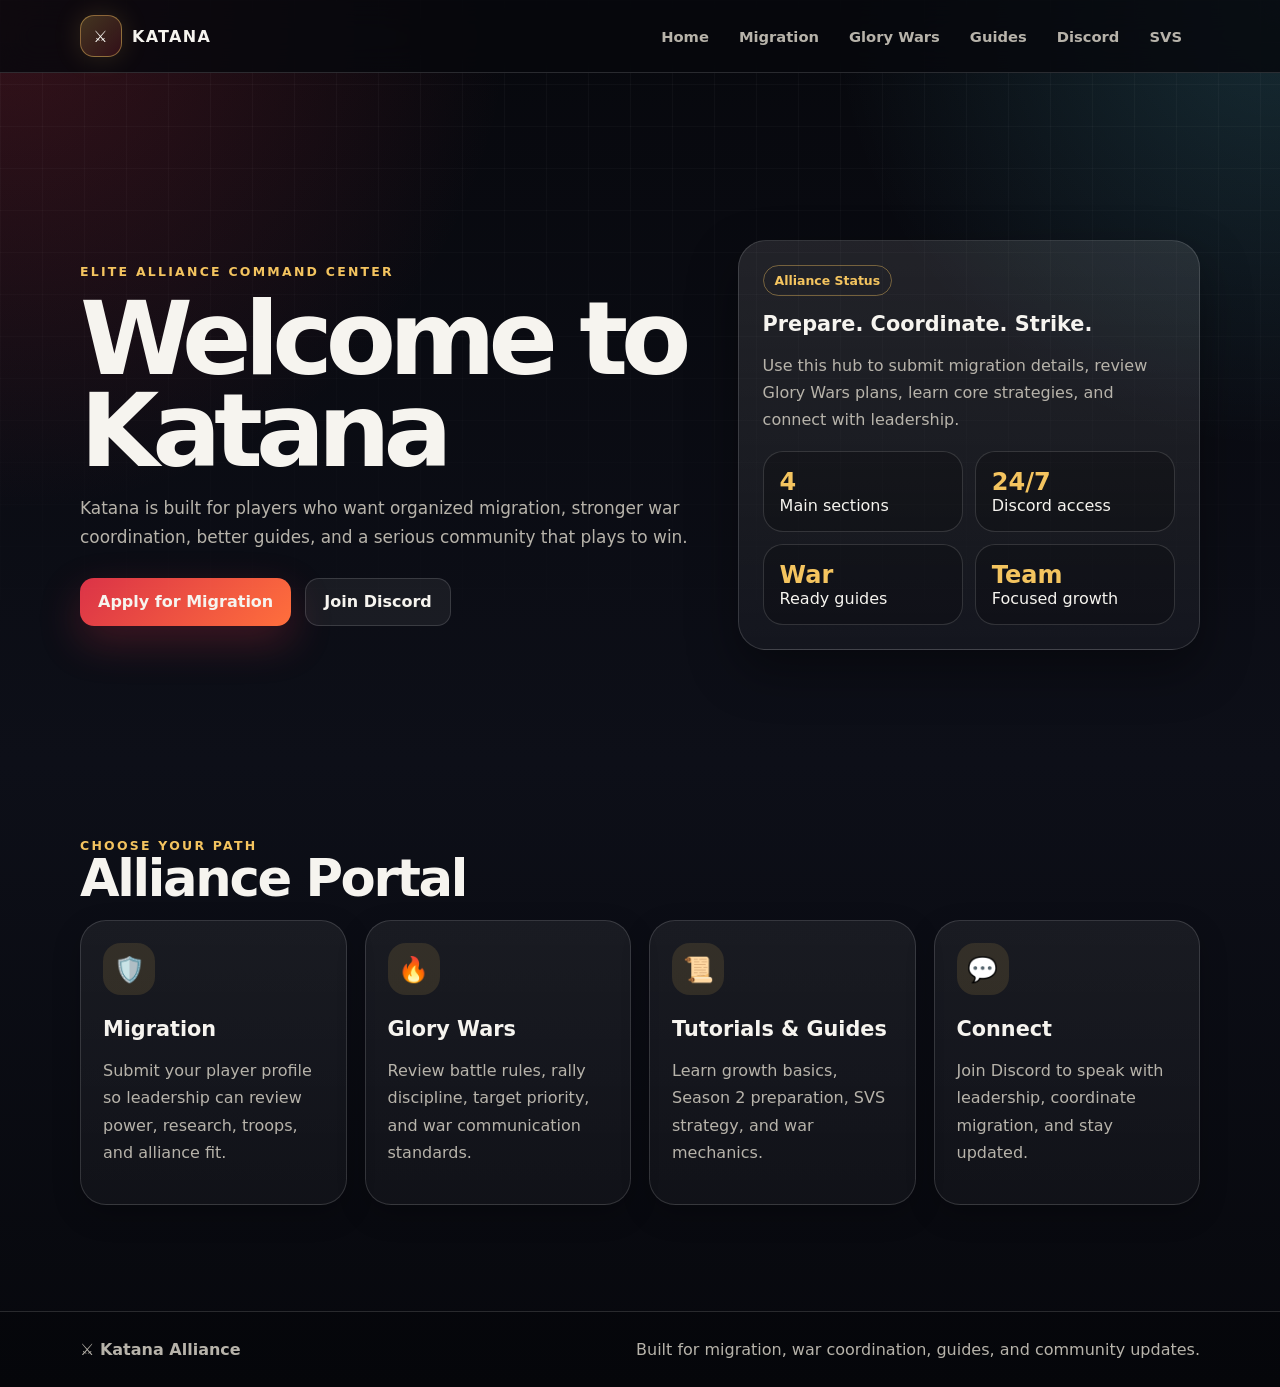
<file: index.html>
<!DOCTYPE html>
<html lang="en">
<head>
  <meta charset="UTF-8" />
  <meta name="viewport" content="width=device-width, initial-scale=1.0" />
  <title>Katana Alliance</title>
  <link rel="stylesheet" href="style.css" />
</head>
<body>
<header class="navbar">
  <div class="container nav-inner">
    <a class="brand" href="index.html"><span class="brand-mark">⚔️</span><span>Katana</span></a>
    <nav class="nav-links" aria-label="Main navigation">
      <a href="index.html">Home</a>
      <a href="migration.html">Migration</a>
      <a href="glory-wars.html">Glory Wars</a>
      <a href="tutorials.html">Guides</a>
      <a href="discord.html">Discord</a>
      <a href="svs.html">SVS</a>
      <div id="google_translate_element"></div>
    </nav>
  </div>
</header>
<main>
  <section class="hero">
    <div class="container hero-grid">
      <div class="hero-copy">
        <div class="eyebrow">Elite alliance command center</div>
        <h1>Welcome to Katana</h1>
        <p>Katana is built for players who want organized migration, stronger war coordination, better guides, and a serious community that plays to win.</p>
        <div class="hero-actions">
          <a class="btn primary" href="migration.html">Apply for Migration</a>
          <a class="btn" href="discord.html">Join Discord</a>
        </div>
      </div>
      <aside class="panel command-card">
        <span class="badge">Alliance Status</span>
        <h3 style="margin-top:16px;">Prepare. Coordinate. Strike.</h3>
        <p>Use this hub to submit migration details, review Glory Wars plans, learn core strategies, and connect with leadership.</p>
        <div class="stat-grid">
          <div class="stat"><strong>4</strong><span>Main sections</span></div>
          <div class="stat"><strong>24/7</strong><span>Discord access</span></div>
          <div class="stat"><strong>War</strong><span>Ready guides</span></div>
          <div class="stat"><strong>Team</strong><span>Focused growth</span></div>
        </div>
      </aside>
    </div>
  </section>

  <section class="section">
    <div class="container">
      <div class="eyebrow">Choose your path</div>
      <h2>Alliance Portal</h2>
      <div class="cards">
        <a class="card" href="migration.html">
          <div class="icon">🛡️</div>
          <h3>Migration</h3>
          <p>Submit your player profile so leadership can review power, research, troops, and alliance fit.</p>
        </a>
        <a class="card" href="glory-wars.html">
          <div class="icon">🔥</div>
          <h3>Glory Wars</h3>
          <p>Review battle rules, rally discipline, target priority, and war communication standards.</p>
        </a>
        <a class="card" href="tutorials.html">
          <div class="icon">📜</div>
          <h3>Tutorials & Guides</h3>
          <p>Learn growth basics, Season 2 preparation, SVS strategy, and war mechanics.</p>
        </a>
        <a class="card" href="discord.html">
          <div class="icon">💬</div>
          <h3>Connect</h3>
          <p>Join Discord to speak with leadership, coordinate migration, and stay updated.</p>
        </a>
      </div>
    </div>
  </section>
</main>
<footer>
  <div class="container footer-inner">
    <strong>⚔️ Katana Alliance</strong>
    <span>Built for migration, war coordination, guides, and community updates.</span>
  </div>
</footer>
  <script>
function googleTranslateElementInit() {
  new google.translate.TranslateElement({
    pageLanguage: 'en',
    layout: google.translate.TranslateElement.InlineLayout.SIMPLE
  }, 'google_translate_element');
}
</script>

<script src="//translate.google.com/translate_a/element.js?cb=googleTranslateElementInit"></script>
</body>
</html>
</file>
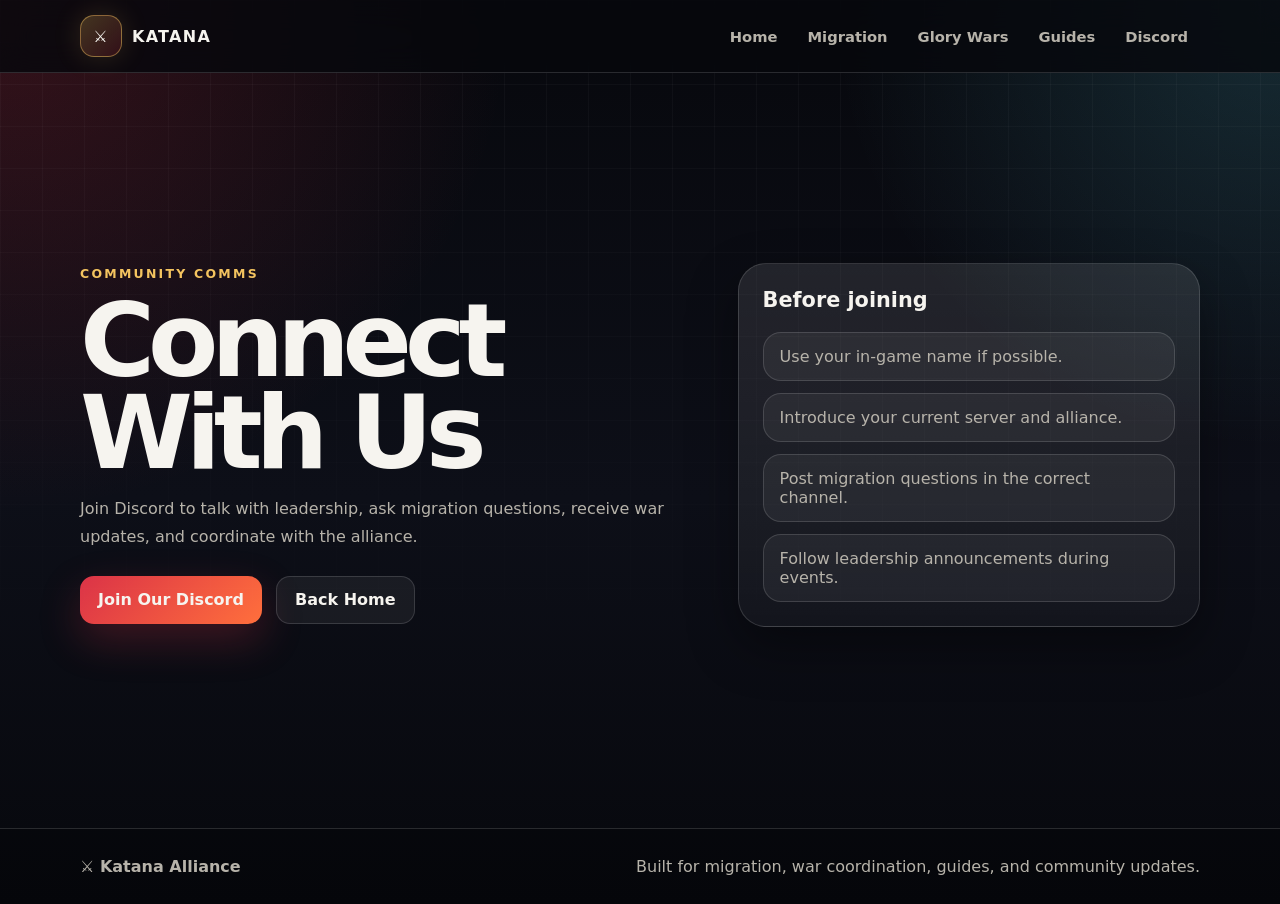
<file: discord.html>
<!DOCTYPE html>
<html lang="en">
<head>
  <meta charset="UTF-8" />
  <meta name="viewport" content="width=device-width, initial-scale=1.0" />
  <title>Connect With Katana</title>
  <link rel="stylesheet" href="style.css" />
</head>
<body>
<header class="navbar">
  <div class="container nav-inner">
    <a class="brand" href="index.html"><span class="brand-mark">⚔️</span><span>Katana</span></a>
    <nav class="nav-links" aria-label="Main navigation">
      <a href="index.html">Home</a>
      <a href="migration.html">Migration</a>
      <a href="glory-wars.html">Glory Wars</a>
      <a href="tutorials.html">Guides</a>
      <a href="discord.html">Discord</a>
    </nav>
  </div>
</header>
<main>
  <section class="hero">
    <div class="container hero-grid">
      <div>
        <div class="eyebrow">Community comms</div>
        <h1>Connect With Us</h1>
        <p>Join Discord to talk with leadership, ask migration questions, receive war updates, and coordinate with the alliance.</p>
        <div class="hero-actions">
          <a class="btn primary" href="https://discord.gg/7ap7KcwM" target="_blank" rel="noopener">Join Our Discord</a>
          <a class="btn" href="index.html">Back Home</a>
        </div>
      </div>
      <div class="panel command-card">
        <h3>Before joining</h3>
        <ul class="feature-list">
          <li>Use your in-game name if possible.</li>
          <li>Introduce your current server and alliance.</li>
          <li>Post migration questions in the correct channel.</li>
          <li>Follow leadership announcements during events.</li>
        </ul>
      </div>
    </div>
  </section>
</main>
<footer>
  <div class="container footer-inner">
    <strong>⚔️ Katana Alliance</strong>
    <span>Built for migration, war coordination, guides, and community updates.</span>
  </div>
</footer>
</body>
</html>
</file>
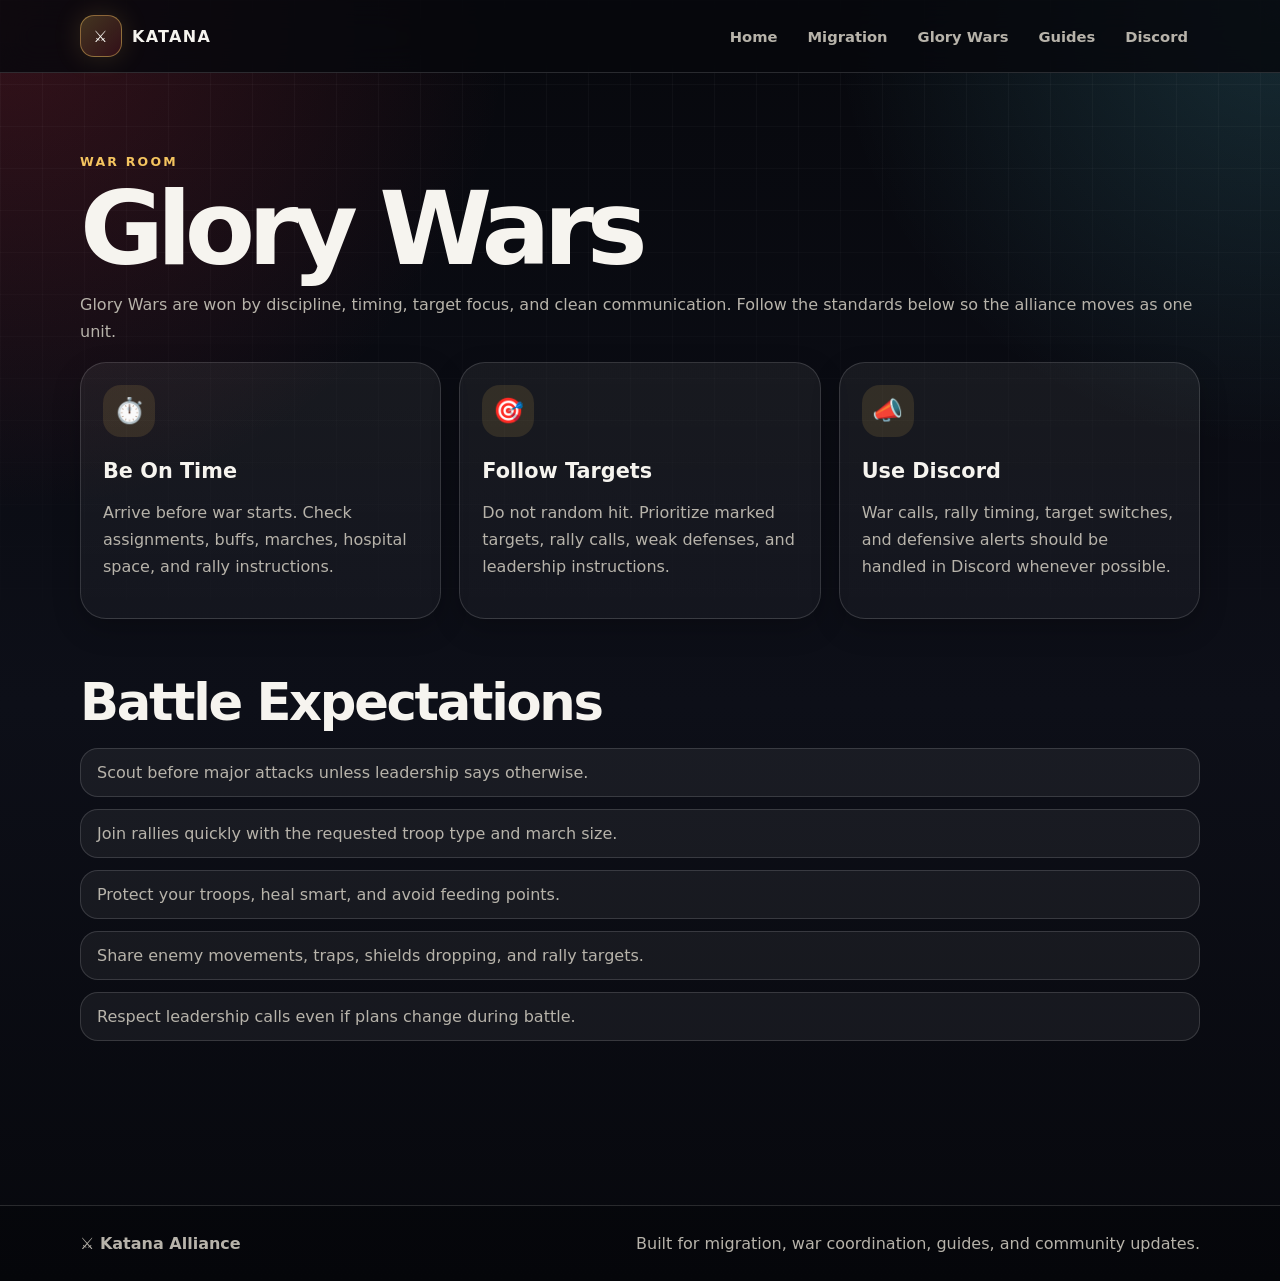
<file: glory-wars.html>
<!DOCTYPE html>
<html lang="en">
<head>
  <meta charset="UTF-8" />
  <meta name="viewport" content="width=device-width, initial-scale=1.0" />
  <title>Katana Glory Wars</title>
  <link rel="stylesheet" href="style.css" />
</head>
<body>
<header class="navbar">
  <div class="container nav-inner">
    <a class="brand" href="index.html"><span class="brand-mark">⚔️</span><span>Katana</span></a>
    <nav class="nav-links" aria-label="Main navigation">
      <a href="index.html">Home</a>
      <a href="migration.html">Migration</a>
      <a href="glory-wars.html">Glory Wars</a>
      <a href="tutorials.html">Guides</a>
      <a href="discord.html">Discord</a>
    </nav>
  </div>
</header>
<main>
  <section class="section">
    <div class="container">
      <div class="eyebrow">War room</div>
      <h1>Glory Wars</h1>
      <p>Glory Wars are won by discipline, timing, target focus, and clean communication. Follow the standards below so the alliance moves as one unit.</p>
      <div class="cards" style="grid-template-columns: repeat(3, 1fr);">
        <div class="card"><div class="icon">⏱️</div><h3>Be On Time</h3><p>Arrive before war starts. Check assignments, buffs, marches, hospital space, and rally instructions.</p></div>
        <div class="card"><div class="icon">🎯</div><h3>Follow Targets</h3><p>Do not random hit. Prioritize marked targets, rally calls, weak defenses, and leadership instructions.</p></div>
        <div class="card"><div class="icon">📣</div><h3>Use Discord</h3><p>War calls, rally timing, target switches, and defensive alerts should be handled in Discord whenever possible.</p></div>
      </div>

      <section class="section">
        <h2>Battle Expectations</h2>
        <ul class="feature-list">
          <li>Scout before major attacks unless leadership says otherwise.</li>
          <li>Join rallies quickly with the requested troop type and march size.</li>
          <li>Protect your troops, heal smart, and avoid feeding points.</li>
          <li>Share enemy movements, traps, shields dropping, and rally targets.</li>
          <li>Respect leadership calls even if plans change during battle.</li>
        </ul>
      </section>
    </div>
  </section>
</main>
<footer>
  <div class="container footer-inner">
    <strong>⚔️ Katana Alliance</strong>
    <span>Built for migration, war coordination, guides, and community updates.</span>
  </div>
</footer>
</body>
</html>
</file>
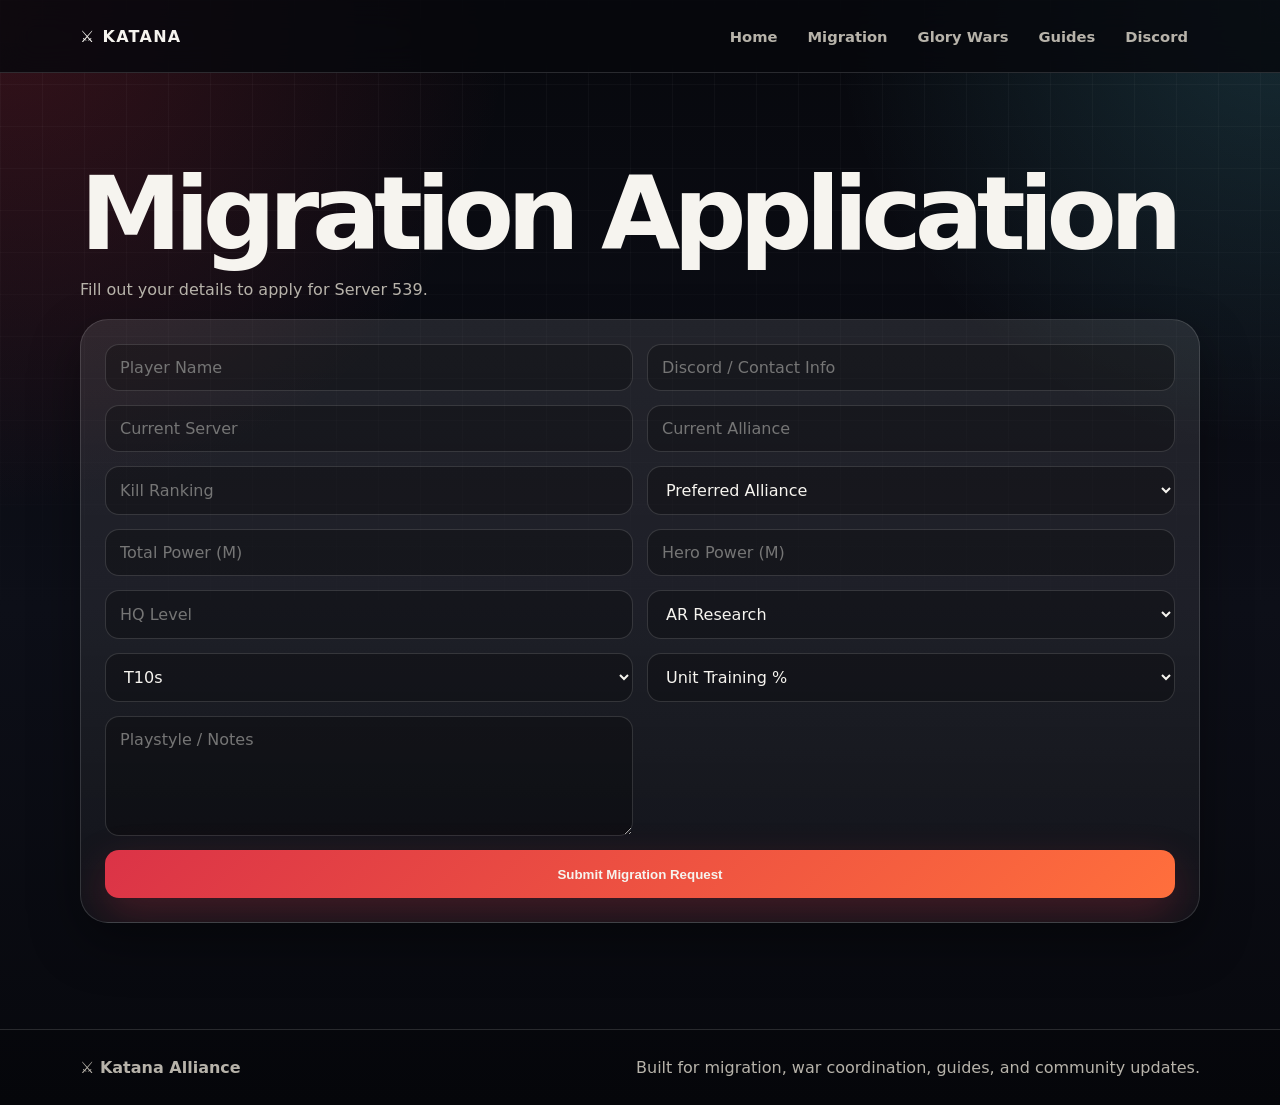
<file: migration.html>
<!DOCTYPE html>
<html lang="en">
<head>
  <meta charset="UTF-8">
  <meta name="viewport" content="width=device-width, initial-scale=1.0">
  <title>Migration</title>
  <link rel="stylesheet" href="style.css">
</head>

<body>

<header class="navbar">
  <div class="container nav-inner">
    <a class="brand" href="index.html">⚔️ Katana</a>
    <nav class="nav-links">
      <a href="index.html">Home</a>
      <a href="migration.html">Migration</a>
      <a href="glory-wars.html">Glory Wars</a>
      <a href="tutorials.html">Guides</a>
      <a href="discord.html">Discord</a>
    </nav>
  </div>
</header>

<main>
  <section class="section">
    <div class="container">

      <h1>Migration Application</h1>
      <p>Fill out your details to apply for Server 539.</p>

      <form 
        class="panel command-card form-grid"
        action="https://script.google.com/macros/s/AKfycbz3-Y7Q-RGInQrQPNPwfcWSkCuuOr96HuiONYaSZw53bvWOZ1jWxzzv_yvbp9r0iLpzLg/exec"
        method="POST"
        target="hidden_iframe"
        onsubmit="return lockForm(this);"
      >

        <input type="text" name="player_name" placeholder="Player Name" required>
        <input type="text" name="discord_contact" placeholder="Discord / Contact Info" required>
        <input type="text" name="current_server" placeholder="Current Server" required>
        <input type="text" name="current_alliance" placeholder="Current Alliance">

        <input type="text" name="kill_ranking" placeholder="Kill Ranking">
        
        <select name="preferred_alliance" required>
          <option value="">Preferred Alliance</option>
          <option>Katana</option>
          <option>AOE</option>
          <option>ERES</option>
          <option>Shield</option>
          <option>NWG1</option>
          <option>Lova</option>          
        </select>

        <input type="number" name="total_power" placeholder="Total Power (M)">
        <input type="number" name="hero_power" placeholder="Hero Power (M)">
        <input type="number" name="hq_level" placeholder="HQ Level">

        <select name="ar_research">
          <option value="">AR Research</option>
          <option>Yes</option>
          <option>No</option>
        </select>

        <select name="t10s">
          <option value="">T10s</option>
          <option>Yes</option>
          <option>No</option>
        </select>

        <select name="unit_training">
          <option value="">Unit Training %</option>
          <option>1-10%</option>
          <option>11-20%</option>
          <option>21-30%</option>
          <option>31-40%</option>
          <option>41-50%</option>
          <option>51-60%</option>
          <option>61-70%</option>
          <option>71-80%</option>
          <option>81-85%</option>
          <option>86-90%</option>
          <option>91-95%</option>
          <option>95-99%</option>
        </select>

        <textarea name="notes" placeholder="Playstyle / Notes"></textarea>

        <button type="submit" class="btn primary full">
          Submit Migration Request
        </button>
        <input type="hidden" name="form_type" value="migration">

      </form>

    </div>
  </section>
</main>

<footer>
  <div class="container footer-inner">
    <strong>⚔️ Katana Alliance</strong>
    <span>Built for migration, war coordination, guides, and community updates.</span>
  </div>
</footer>

<!-- Hidden iframe (prevents Google redirect page) -->
<iframe name="hidden_iframe" style="display:none;"></iframe>

<script>
let formAlreadySubmitted = false;

function lockForm(form) {
  if (formAlreadySubmitted) {
    return false;
  }

  formAlreadySubmitted = true;

  const button = form.querySelector('button[type="submit"]');

  if (button) {
    button.disabled = true;
    button.innerText = "Submitting...";
    button.style.opacity = "0.6";
    button.style.cursor = "not-allowed";
  }

  form.style.pointerEvents = "none";

  setTimeout(function () {
    window.location.href = "thankyou.html";
  }, 2000);

  return true;
}
</script>

</body>
</html>
</file>
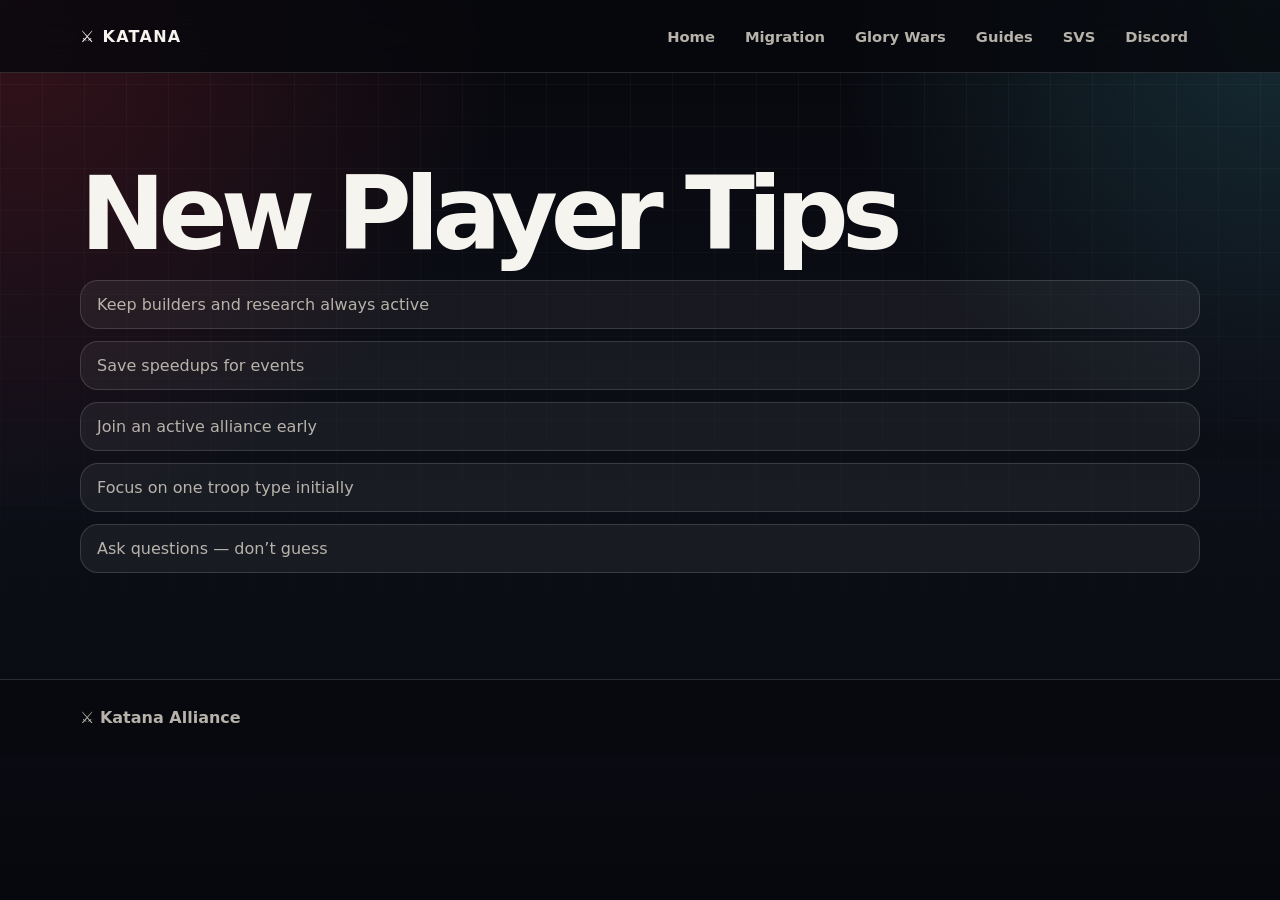
<file: new-player.html>
<!DOCTYPE html>
<html lang="en">
<head>
  <meta charset="UTF-8">
  <meta name="viewport" content="width=device-width, initial-scale=1.0">
  <title>New Player Tips</title>
  <link rel="stylesheet" href="style.css">
</head>

<body>

<header class="navbar">
  <div class="container nav-inner">
    <a class="brand" href="index.html">⚔️ Katana</a>
    <nav class="nav-links">
      <a href="index.html">Home</a>
      <a href="migration.html">Migration</a>
      <a href="glory-wars.html">Glory Wars</a>
      <a href="tutorials.html">Guides</a>
      <a href="svs.html">SVS</a>
      <a href="discord.html">Discord</a>
    </nav>
  </div>
</header>

<main>
  <section class="section">
    <div class="container">
      <h1>New Player Tips</h1>

      <ul class="feature-list">
        <li>Keep builders and research always active</li>
        <li>Save speedups for events</li>
        <li>Join an active alliance early</li>
        <li>Focus on one troop type initially</li>
        <li>Ask questions — don’t guess</li>
      </ul>

    </div>
  </section>
</main>

<footer>
  <div class="container footer-inner">
    <strong>⚔️ Katana Alliance</strong>
  </div>
</footer>

</body>
</html>
</file>
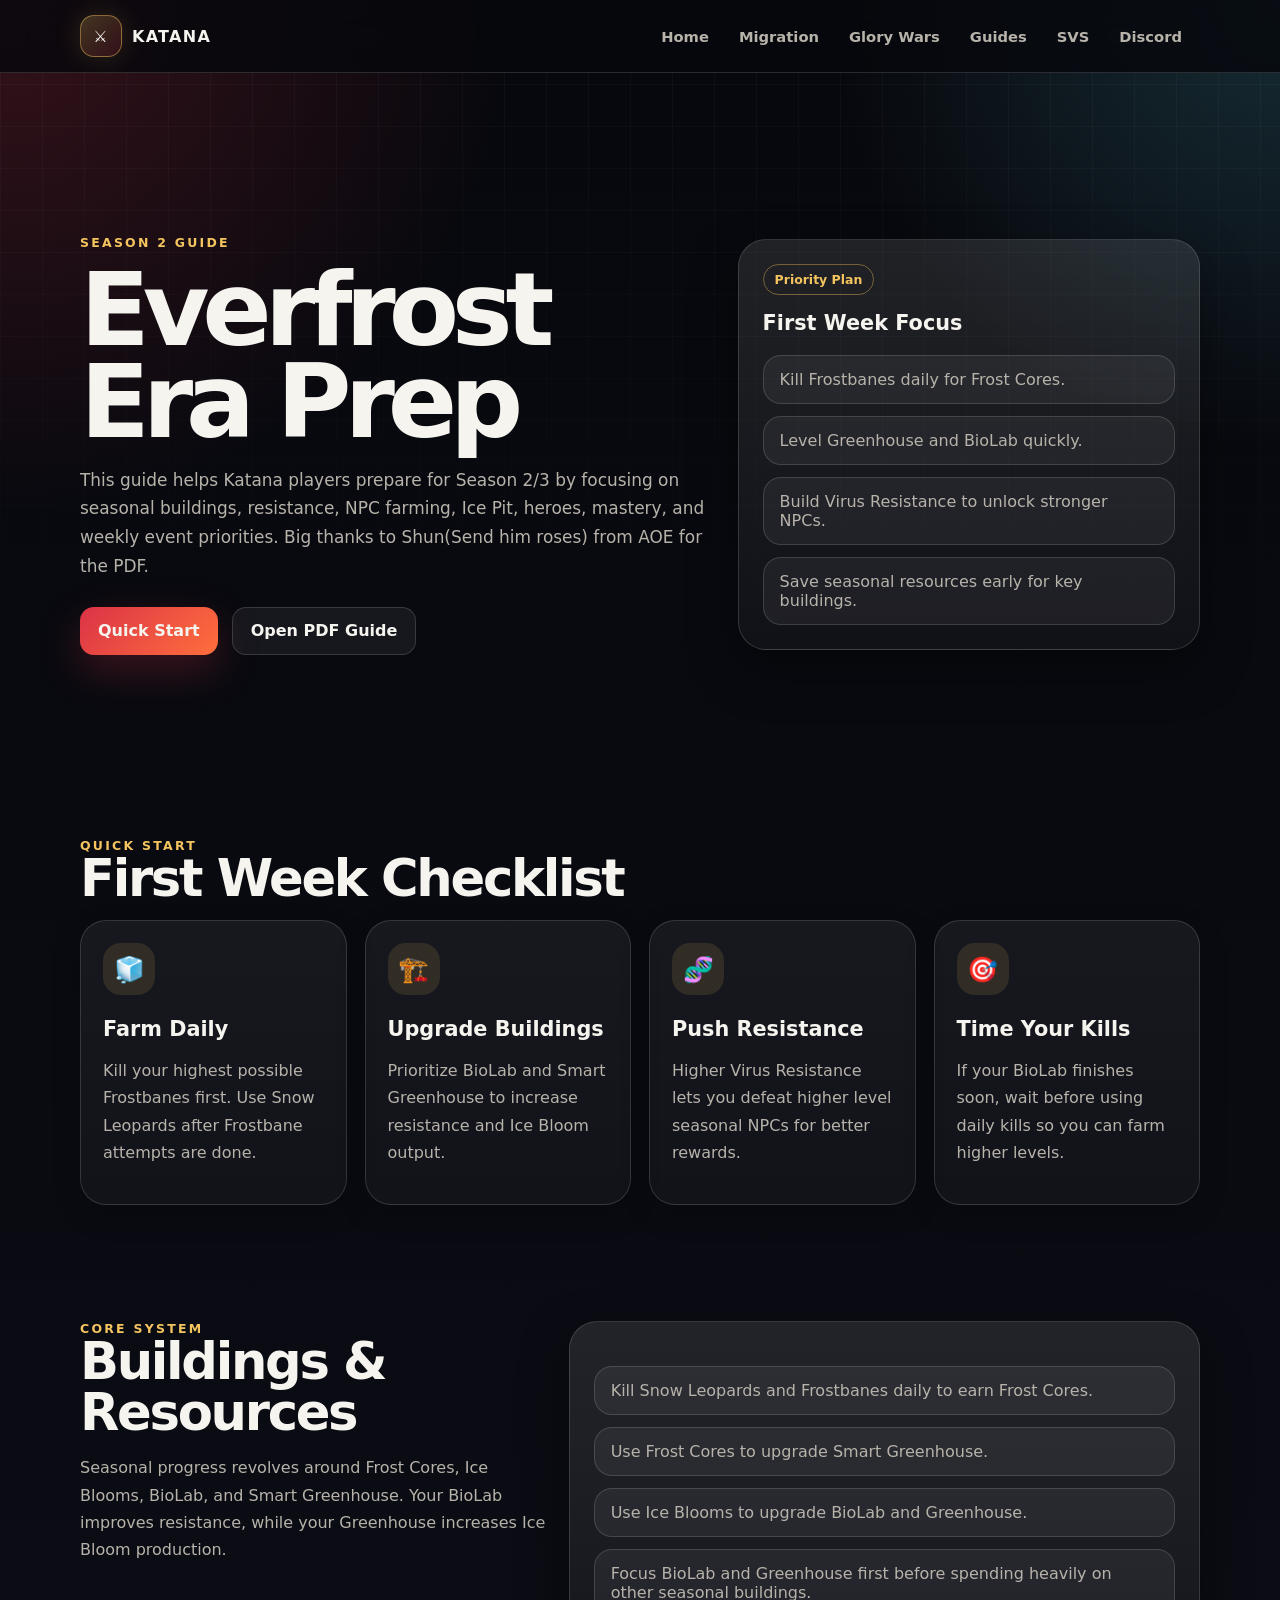
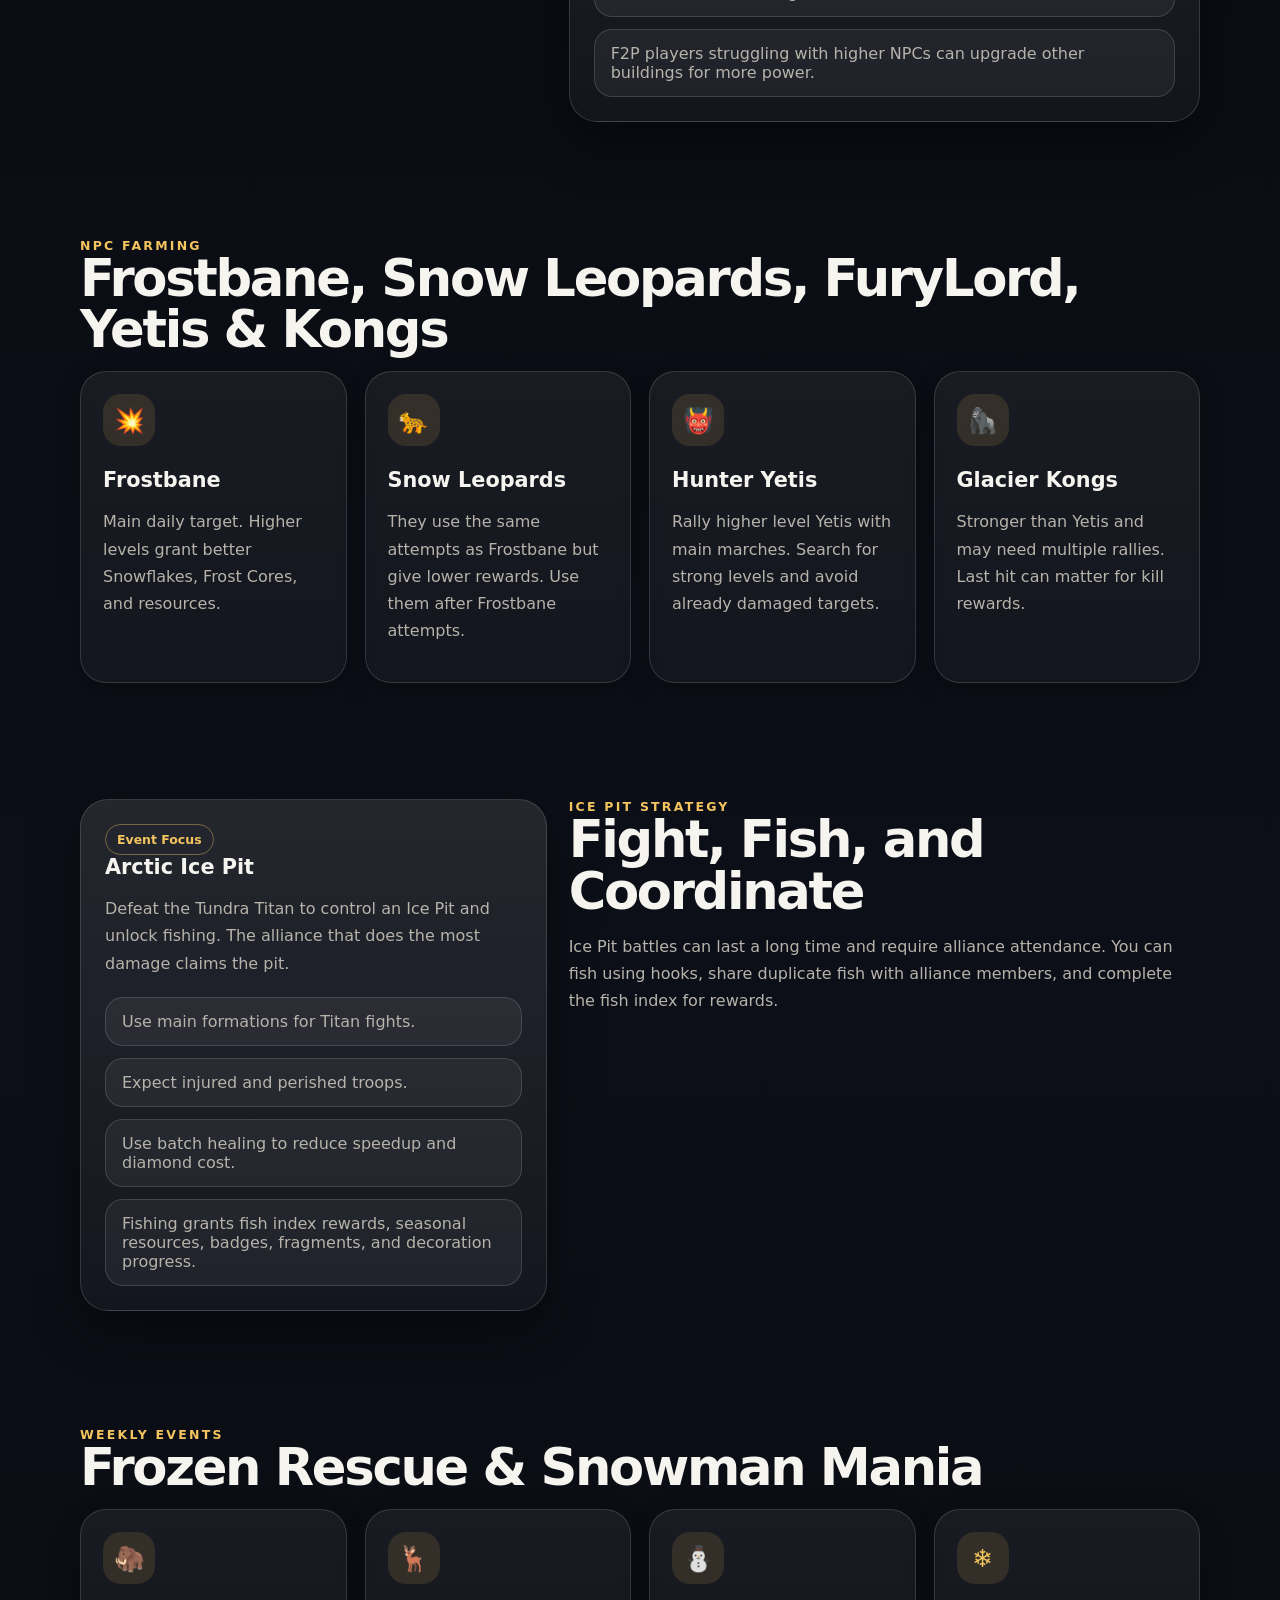
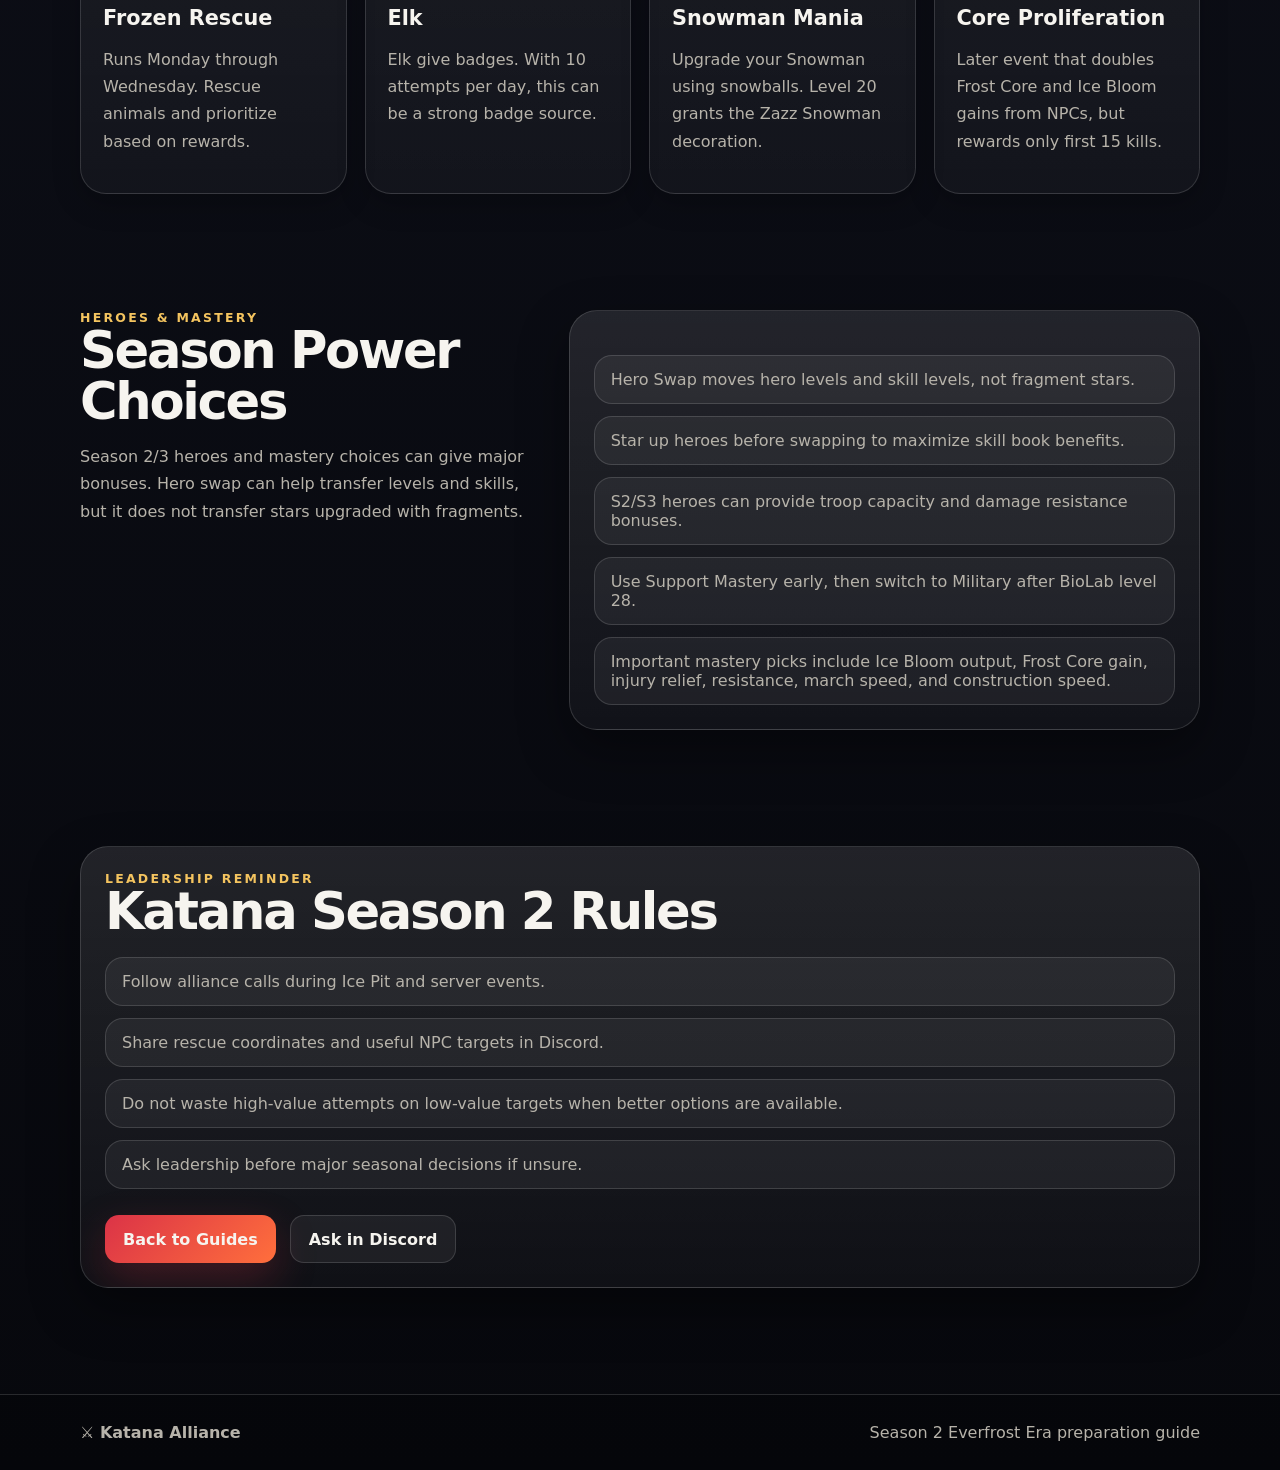
<file: season2.html>
<!DOCTYPE html>
<html lang="en">
<head>
  <meta charset="UTF-8" />
  <meta name="viewport" content="width=device-width, initial-scale=1.0" />
  <title>Season 2 Everfrost Era Guide | Katana</title>
  <link rel="stylesheet" href="style.css" />
</head>

<body>

<header class="navbar">
  <div class="container nav-inner">
    <a class="brand" href="index.html"><span class="brand-mark">⚔️</span><span>Katana</span></a>
    <nav class="nav-links">
      <a href="index.html">Home</a>
      <a href="migration.html">Migration</a>
      <a href="glory-wars.html">Glory Wars</a>
      <a href="tutorials.html">Guides</a>
      <a href="svs.html">SVS</a>
      <a href="discord.html">Discord</a>
      <div id="google_translate_element"></div>
    </nav>
  </div>
</header>

<main>
  <section class="hero">
    <div class="container hero-grid">
      <div class="hero-copy">
        <div class="eyebrow">Season 2 Guide</div>
        <h1>Everfrost Era Prep</h1>
        <p>This guide helps Katana players prepare for Season 2/3 by focusing on seasonal buildings, resistance, NPC farming, Ice Pit, heroes, mastery, and weekly event priorities. Big thanks to Shun(Send him roses) from AOE for the PDF.</p>
        <div class="hero-actions">
          <a class="btn primary" href="#quick-start">Quick Start</a>
          <a class="btn" href="season2-guide.pdf" target="_blank" rel="noopener">Open PDF Guide</a>
        </div>
      </div>

      <aside class="panel command-card">
        <span class="badge">Priority Plan</span>
        <h3 style="margin-top:16px;">First Week Focus</h3>
        <ul class="feature-list">
          <li>Kill Frostbanes daily for Frost Cores.</li>
          <li>Level Greenhouse and BioLab quickly.</li>
          <li>Build Virus Resistance to unlock stronger NPCs.</li>
          <li>Save seasonal resources early for key buildings.</li>
        </ul>
      </aside>
    </div>
  </section>

  <section id="quick-start" class="section">
    <div class="container">
      <div class="eyebrow">Quick start</div>
      <h2>First Week Checklist</h2>
      <div class="cards">
        <div class="card">
          <div class="icon">🧊</div>
          <h3>Farm Daily</h3>
          <p>Kill your highest possible Frostbanes first. Use Snow Leopards after Frostbane attempts are done.</p>
        </div>
        <div class="card">
          <div class="icon">🏗️</div>
          <h3>Upgrade Buildings</h3>
          <p>Prioritize BioLab and Smart Greenhouse to increase resistance and Ice Bloom output.</p>
        </div>
        <div class="card">
          <div class="icon">🧬</div>
          <h3>Push Resistance</h3>
          <p>Higher Virus Resistance lets you defeat higher level seasonal NPCs for better rewards.</p>
        </div>
        <div class="card">
          <div class="icon">🎯</div>
          <h3>Time Your Kills</h3>
          <p>If your BioLab finishes soon, wait before using daily kills so you can farm higher levels.</p>
        </div>
      </div>
    </div>
  </section>

  <section class="section">
    <div class="container two-column">
      <div>
        <div class="eyebrow">Core system</div>
        <h2>Buildings & Resources</h2>
        <p>Seasonal progress revolves around Frost Cores, Ice Blooms, BioLab, and Smart Greenhouse. Your BioLab improves resistance, while your Greenhouse increases Ice Bloom production.</p>
      </div>
      <div class="panel command-card">
        <ul class="feature-list">
          <li>Kill Snow Leopards and Frostbanes daily to earn Frost Cores.</li>
          <li>Use Frost Cores to upgrade Smart Greenhouse.</li>
          <li>Use Ice Blooms to upgrade BioLab and Greenhouse.</li>
          <li>Focus BioLab and Greenhouse first before spending heavily on other seasonal buildings.</li>
          <li>F2P players struggling with higher NPCs can upgrade other buildings for more power.</li>
        </ul>
      </div>
    </div>
  </section>

  <section class="section">
    <div class="container">
      <div class="eyebrow">NPC farming</div>
      <h2>Frostbane, Snow Leopards, FuryLord, Yetis & Kongs</h2>
      <div class="cards">
        <div class="card">
          <div class="icon">💥</div>
          <h3>Frostbane</h3>
          <p>Main daily target. Higher levels grant better Snowflakes, Frost Cores, and resources.</p>
        </div>
        <div class="card">
          <div class="icon">🐆</div>
          <h3>Snow Leopards</h3>
          <p>They use the same attempts as Frostbane but give lower rewards. Use them after Frostbane attempts.</p>
        </div>
        <div class="card">
          <div class="icon">👹</div>
          <h3>Hunter Yetis</h3>
          <p>Rally higher level Yetis with main marches. Search for strong levels and avoid already damaged targets.</p>
        </div>
        <div class="card">
          <div class="icon">🦍</div>
          <h3>Glacier Kongs</h3>
          <p>Stronger than Yetis and may need multiple rallies. Last hit can matter for kill rewards.</p>
        </div>
      </div>
    </div>
  </section>

  <section class="section">
    <div class="container two-column">
      <div class="panel command-card">
        <span class="badge">Event Focus</span>
        <h3>Arctic Ice Pit</h3>
        <p>Defeat the Tundra Titan to control an Ice Pit and unlock fishing. The alliance that does the most damage claims the pit.</p>
        <ul class="feature-list">
          <li>Use main formations for Titan fights.</li>
          <li>Expect injured and perished troops.</li>
          <li>Use batch healing to reduce speedup and diamond cost.</li>
          <li>Fishing grants fish index rewards, seasonal resources, badges, fragments, and decoration progress.</li>
        </ul>
      </div>
      <div>
        <div class="eyebrow">Ice Pit Strategy</div>
        <h2>Fight, Fish, and Coordinate</h2>
        <p>Ice Pit battles can last a long time and require alliance attendance. You can fish using hooks, share duplicate fish with alliance members, and complete the fish index for rewards.</p>
      </div>
    </div>
  </section>

  <section class="section">
    <div class="container">
      <div class="eyebrow">Weekly events</div>
      <h2>Frozen Rescue & Snowman Mania</h2>
      <div class="cards">
        <div class="card">
          <div class="icon">🦣</div>
          <h3>Frozen Rescue</h3>
          <p>Runs Monday through Wednesday. Rescue animals and prioritize based on rewards.</p>
        </div>
        <div class="card">
          <div class="icon">🦌</div>
          <h3>Elk</h3>
          <p>Elk give badges. With 10 attempts per day, this can be a strong badge source.</p>
        </div>
        <div class="card">
          <div class="icon">⛄</div>
          <h3>Snowman Mania</h3>
          <p>Upgrade your Snowman using snowballs. Level 20 grants the Zazz Snowman decoration.</p>
        </div>
        <div class="card">
          <div class="icon">❄️</div>
          <h3>Core Proliferation</h3>
          <p>Later event that doubles Frost Core and Ice Bloom gains from NPCs, but rewards only first 15 kills.</p>
        </div>
      </div>
    </div>
  </section>

  <section class="section">
    <div class="container two-column">
      <div>
        <div class="eyebrow">Heroes & Mastery</div>
        <h2>Season Power Choices</h2>
        <p>Season 2/3 heroes and mastery choices can give major bonuses. Hero swap can help transfer levels and skills, but it does not transfer stars upgraded with fragments.</p>
      </div>
      <div class="panel command-card">
        <ul class="feature-list">
          <li>Hero Swap moves hero levels and skill levels, not fragment stars.</li>
          <li>Star up heroes before swapping to maximize skill book benefits.</li>
          <li>S2/S3 heroes can provide troop capacity and damage resistance bonuses.</li>
          <li>Use Support Mastery early, then switch to Military after BioLab level 28.</li>
          <li>Important mastery picks include Ice Bloom output, Frost Core gain, injury relief, resistance, march speed, and construction speed.</li>
        </ul>
      </div>
    </div>
  </section>

  <section class="section">
    <div class="container">
      <div class="panel command-card">
        <div class="eyebrow">Leadership reminder</div>
        <h2>Katana Season 2 Rules</h2>
        <ul class="feature-list">
          <li>Follow alliance calls during Ice Pit and server events.</li>
          <li>Share rescue coordinates and useful NPC targets in Discord.</li>
          <li>Do not waste high-value attempts on low-value targets when better options are available.</li>
          <li>Ask leadership before major seasonal decisions if unsure.</li>
        </ul>
        <div class="hero-actions">
          <a class="btn primary" href="tutorials.html">Back to Guides</a>
          <a class="btn" href="discord.html">Ask in Discord</a>
        </div>
      </div>
    </div>
  </section>
</main>

<footer>
  <div class="container footer-inner">
    <strong>⚔️ Katana Alliance</strong>
    <span>Season 2 Everfrost Era preparation guide</span>
  </div>
</footer>
<script>
function googleTranslateElementInit() {
  new google.translate.TranslateElement({
    pageLanguage: 'en',
    layout: google.translate.TranslateElement.InlineLayout.SIMPLE
  }, 'google_translate_element');
}
</script>

<script src="//translate.google.com/translate_a/element.js?cb=googleTranslateElementInit"></script>
</body>
</html>
</file>
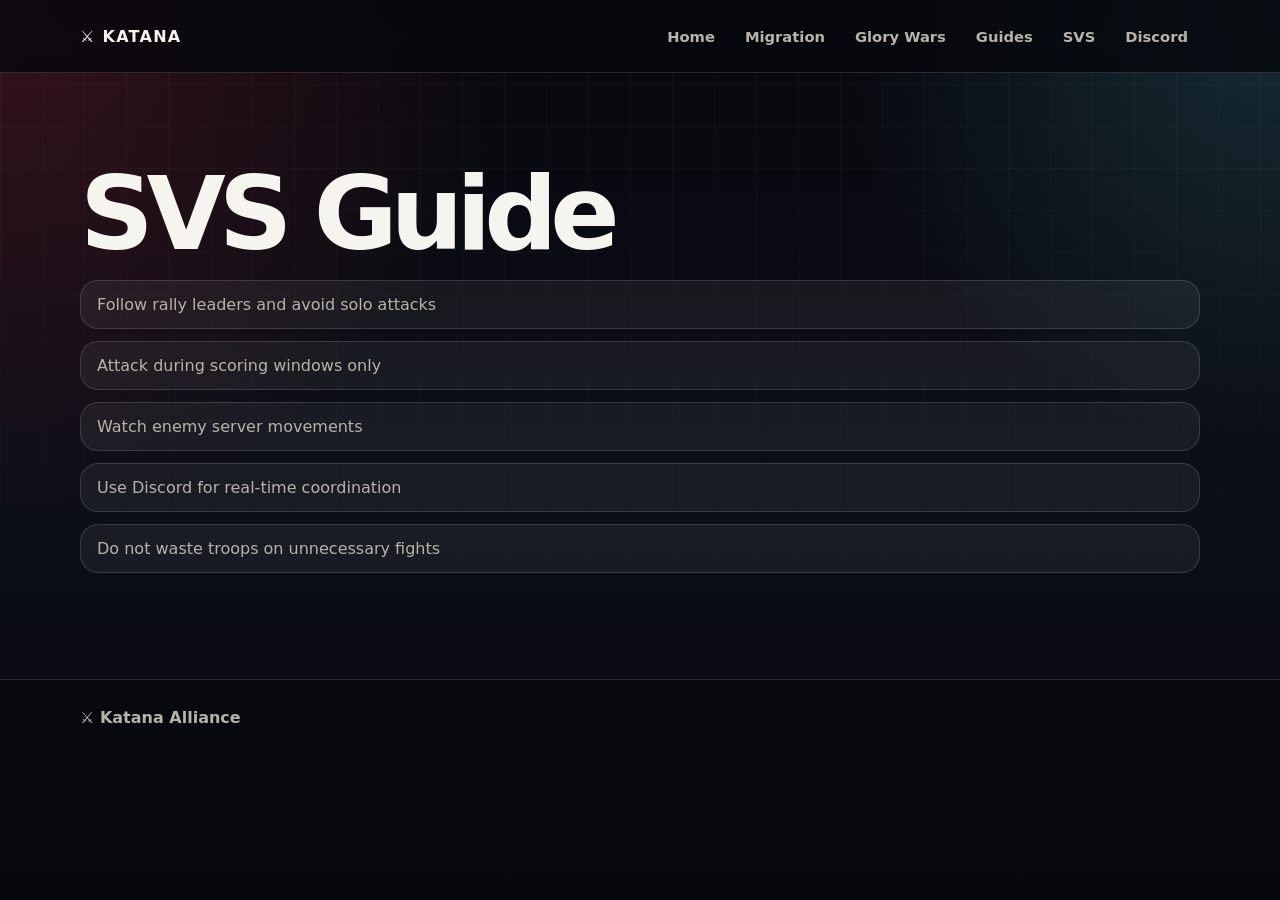
<file: svs-guide.html>
<!DOCTYPE html>
<html lang="en">
<head>
  <meta charset="UTF-8">
  <meta name="viewport" content="width=device-width, initial-scale=1.0">
  <title>SVS Guide</title>
  <link rel="stylesheet" href="style.css">
</head>

<body>

<header class="navbar">
  <div class="container nav-inner">
    <a class="brand" href="index.html">⚔️ Katana</a>
    <nav class="nav-links">
      <a href="index.html">Home</a>
      <a href="migration.html">Migration</a>
      <a href="glory-wars.html">Glory Wars</a>
      <a href="tutorials.html">Guides</a>
      <a href="svs.html">SVS</a>
      <a href="discord.html">Discord</a>
    </nav>
  </div>
</header>

<main>
  <section class="section">
    <div class="container">
      <h1>SVS Guide</h1>

      <ul class="feature-list">
        <li>Follow rally leaders and avoid solo attacks</li>
        <li>Attack during scoring windows only</li>
        <li>Watch enemy server movements</li>
        <li>Use Discord for real-time coordination</li>
        <li>Do not waste troops on unnecessary fights</li>
      </ul>

    </div>
  </section>
</main>

<footer>
  <div class="container footer-inner">
    <strong>⚔️ Katana Alliance</strong>
  </div>
</footer>

</body>
</html>
</file>
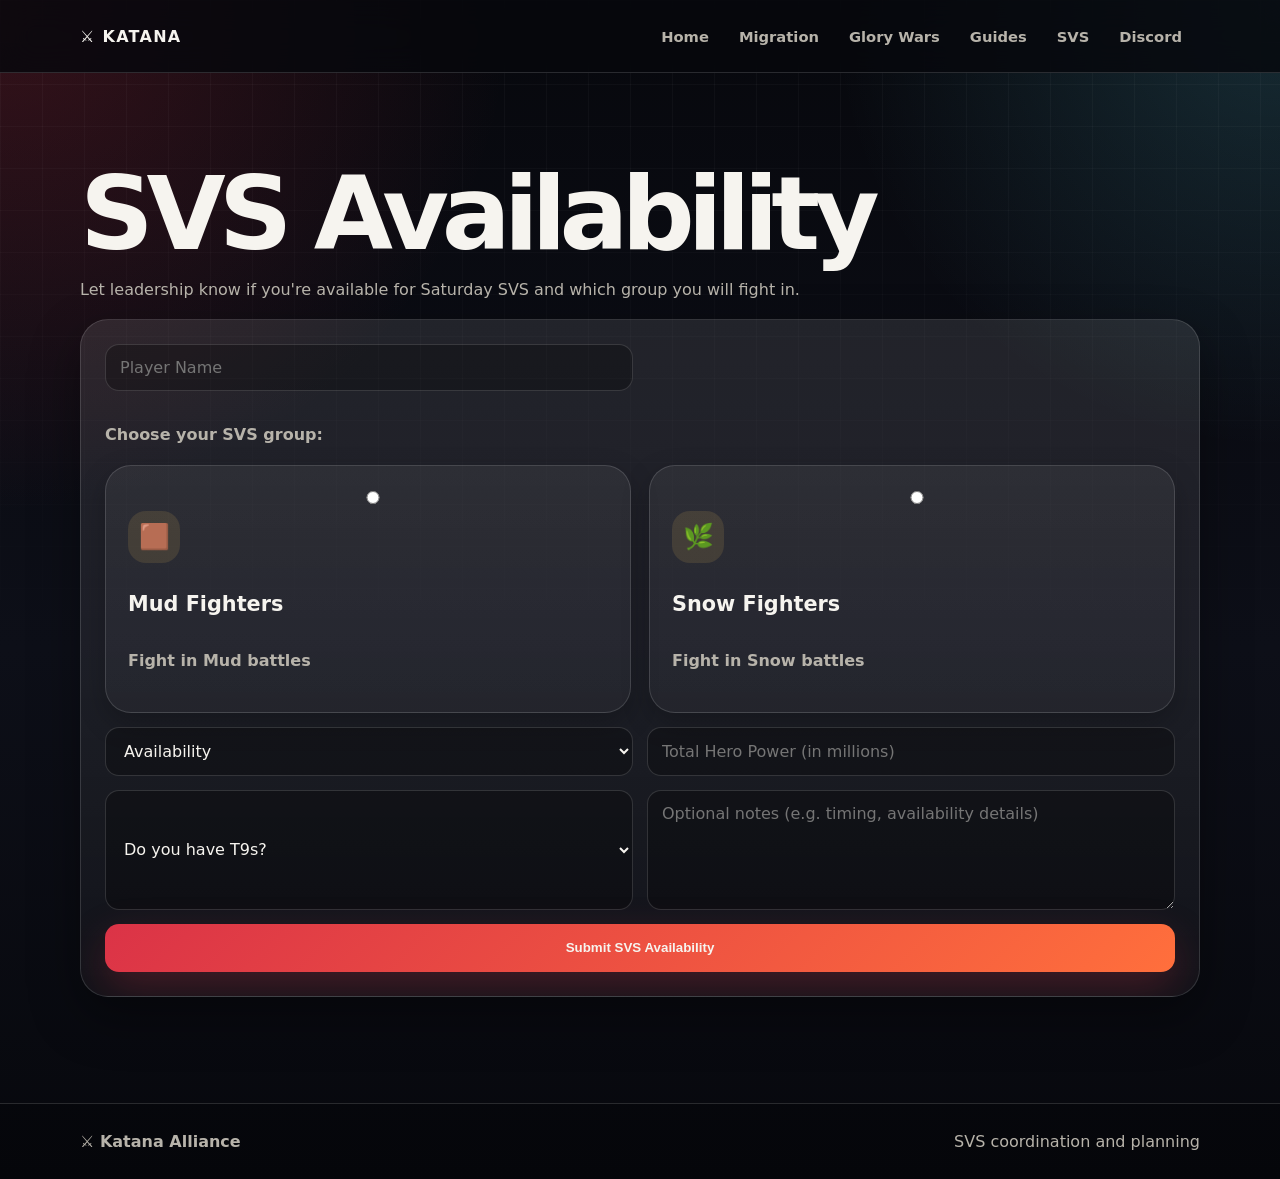
<file: svs.html>
<!DOCTYPE html>
<html lang="en">
<head>
  <meta charset="UTF-8">
  <meta name="viewport" content="width=device-width, initial-scale=1.0">
  <title>SVS Availability</title>
  <link rel="stylesheet" href="style.css">
</head>

<body>

<header class="navbar">
  <div class="container nav-inner">
    <a class="brand" href="index.html">⚔️ Katana</a>
    <nav class="nav-links">
      <a href="index.html">Home</a>
      <a href="migration.html">Migration</a>
      <a href="glory-wars.html">Glory Wars</a>
      <a href="tutorials.html">Guides</a>
      <a href="svs.html">SVS</a>
      <a href="discord.html">Discord</a>
      <div id="google_translate_element"></div>
    </nav>
  </div>
</header>

<main>
  <section class="section">
    <div class="container">
      <h1>SVS Availability</h1>
      <p>Let leadership know if you're available for Saturday SVS and which group you will fight in.</p>

      <form 
        class="panel command-card form-grid"
        action="https://script.google.com/macros/s/AKfycbz3-Y7Q-RGInQrQPNPwfcWSkCuuOr96HuiONYaSZw53bvWOZ1jWxzzv_yvbp9r0iLpzLg/exec"
        method="POST"
        target="hidden_iframe"
        onsubmit="return lockForm(this);"
      >

        <input type="text" name="player_name" placeholder="Player Name" required>

        <div class="full">
  <p><strong>Choose your SVS group:</strong></p>

  <div class="cards" style="grid-template-columns: repeat(2, 1fr);">

    <label class="card" style="cursor:pointer;">
      <input type="radio" name="svs_group" value="Mud Fighters" required>
      <div class="icon">🟫</div>
      <h3>Mud Fighters</h3>
      <p>Fight in Mud battles</p>
    </label>

    <label class="card" style="cursor:pointer;">
      <input type="radio" name="svs_group" value="Snow Fighters" required>
      <div class="icon">🌿</div>
      <h3>Snow Fighters</h3>
      <p>Fight in Snow battles</p>
    </label>

  </div>
</div>

        <select name="availability" required>
          <option value="">Availability</option>
          <option value="Available Saturday">Available Saturday</option>
          <option value="Not Available">Not Available</option>
        </select>
        <input 
  type="number" 
  name="hero_power" 
  placeholder="Total Hero Power (in millions)" 
  min="0" 
  step="0.1"
>

<select name="t9s">
  <option value="">Do you have T9s?</option>
  <option value="Yes">Yes</option>
  <option value="No">No</option>
</select>
        <textarea 
  name="notes" 
  placeholder="Optional notes (e.g. timing, availability details)" 
  rows="3"
></textarea>

        <button type="submit" class="btn primary full">
          Submit SVS Availability
        </button>
        <input type="hidden" name="form_type" value="svs">

      </form>
    </div>
  </section>
</main>

<footer>
  <div class="container footer-inner">
    <strong>⚔️ Katana Alliance</strong>
    <span>SVS coordination and planning</span>
  </div>
</footer>

<iframe name="hidden_iframe" style="display:none;"></iframe>

<script>
let formAlreadySubmitted = false;

function lockForm(form) {
  if (formAlreadySubmitted) return false;

  formAlreadySubmitted = true;

  const button = form.querySelector('button[type="submit"]');
  button.disabled = true;
  button.innerText = "Submitting...";

  setTimeout(() => {
    window.location.href = "thankyou.html";
  }, 2000);

  return true;
}
</script>
<script>
function googleTranslateElementInit() {
  new google.translate.TranslateElement({
    pageLanguage: 'en',
    layout: google.translate.TranslateElement.InlineLayout.SIMPLE
  }, 'google_translate_element');
}
</script>

<script src="//translate.google.com/translate_a/element.js?cb=googleTranslateElementInit"></script>
</body>
</html>
</file>
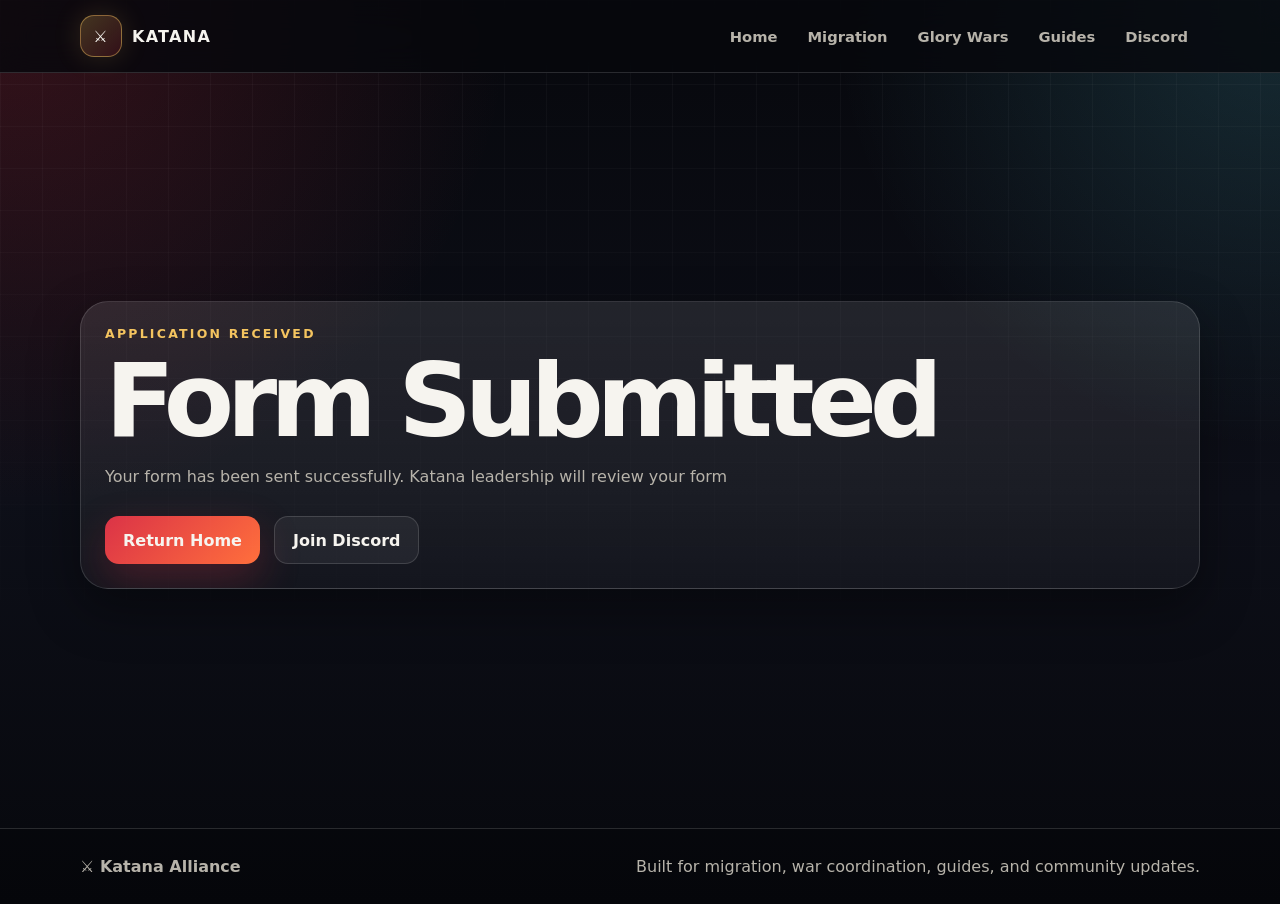
<file: thankyou.html>
<!DOCTYPE html>
<html lang="en">
<head>
  <meta charset="UTF-8" />
  <meta name="viewport" content="width=device-width, initial-scale=1.0" />
  <title>Application Submitted | Katana</title>
  <link rel="stylesheet" href="style.css" />
</head>
<body>
<header class="navbar">
  <div class="container nav-inner">
    <a class="brand" href="index.html"><span class="brand-mark">⚔️</span><span>Katana</span></a>
    <nav class="nav-links" aria-label="Main navigation">
      <a href="index.html">Home</a>
      <a href="migration.html">Migration</a>
      <a href="glory-wars.html">Glory Wars</a>
      <a href="tutorials.html">Guides</a>
      <a href="discord.html">Discord</a>
    </nav>
  </div>
</header>

<main>
  <section class="hero">
    <div class="container">
      <div class="panel command-card">
        <div class="eyebrow">Application received</div>
        <h1>Form Submitted</h1>
        <p>Your form has been sent successfully. Katana leadership will review your form</p>
        <div class="hero-actions">
          <a class="btn primary" href="index.html">Return Home</a>
          <a class="btn" href="discord.html">Join Discord</a>
        </div>
      </div>
    </div>
  </section>
</main>

<footer>
  <div class="container footer-inner">
    <strong>⚔️ Katana Alliance</strong>
    <span>Built for migration, war coordination, guides, and community updates.</span>
  </div>
</footer>
</body>
</html>
</file>
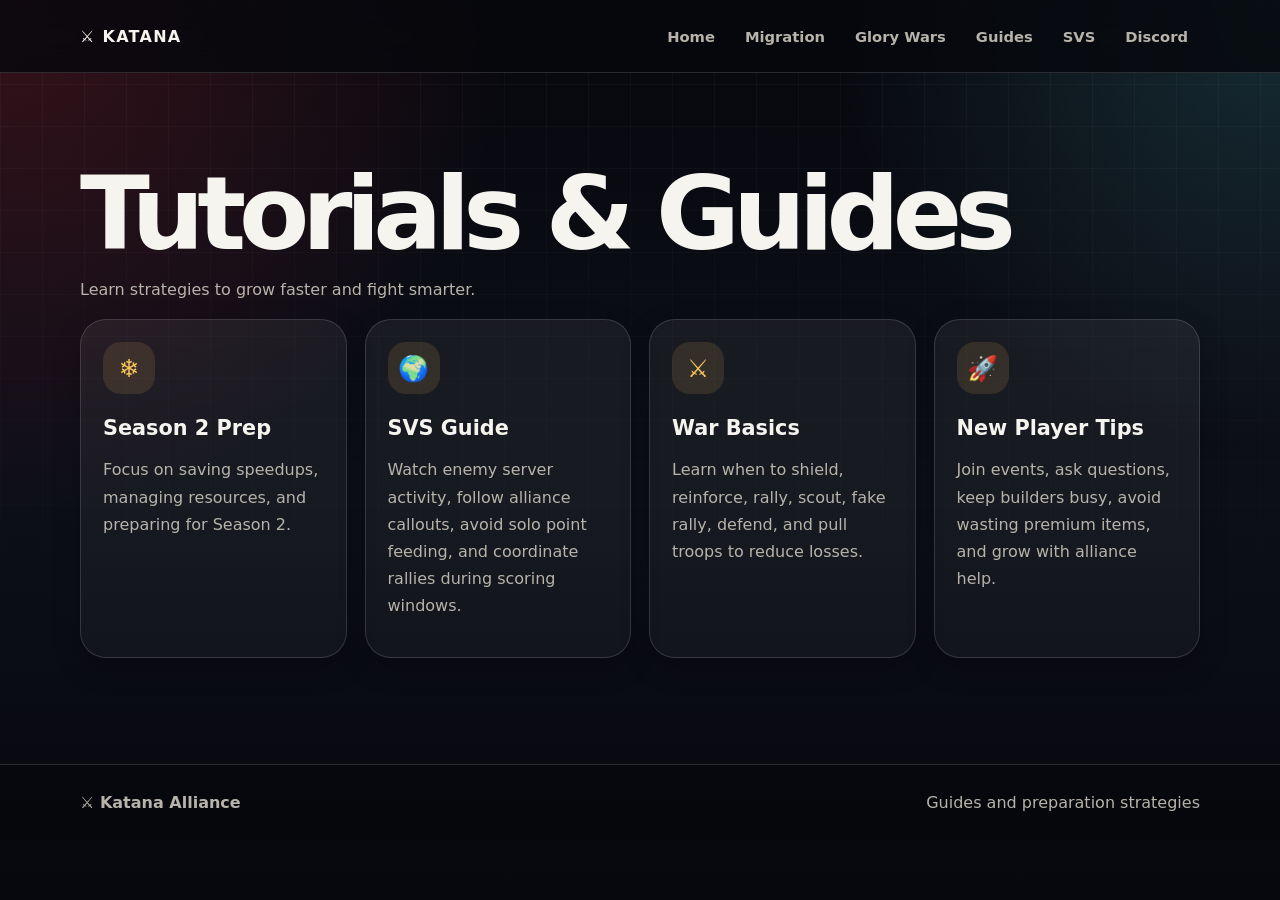
<file: tutorials.html>
<!DOCTYPE html>
<html lang="en">
<head>
  <meta charset="UTF-8">
  <meta name="viewport" content="width=device-width, initial-scale=1.0">
  <title>Tutorials & Guides</title>
  <link rel="stylesheet" href="style.css">
</head>

<body>

<header class="navbar">
  <div class="container nav-inner">
    <a class="brand" href="index.html">⚔️ Katana</a>
    <nav class="nav-links">
      <a href="index.html">Home</a>
      <a href="migration.html">Migration</a>
      <a href="glory-wars.html">Glory Wars</a>
      <a href="tutorials.html">Guides</a>
      <a href="svs.html">SVS</a>
      <a href="discord.html">Discord</a>
    </nav>
  </div>
</header>

<main>
  <section class="section">
    <div class="container">

      <h1>Tutorials & Guides</h1>
      <p>Learn strategies to grow faster and fight smarter.</p>

      <div class="cards">

        <a href="season2.html" class="card">
          <div class="icon">❄️</div>
          <h3>Season 2 Prep</h3>
          <p>Focus on saving speedups, managing resources, and preparing for Season 2.</p>
        </a>

        <a href="svs-guide.html" class="card">
          <div class="icon">🌍</div>
          <h3>SVS Guide</h3>
          <p>Watch enemy server activity, follow alliance callouts, avoid solo point feeding, and coordinate rallies during scoring windows.</p>
        </a>

        <a href="war-basics.html" class="card">
          <div class="icon">⚔️</div>
          <h3>War Basics</h3>
          <p>Learn when to shield, reinforce, rally, scout, fake rally, defend, and pull troops to reduce losses.</p>
        </a>

        <a href="new-player.html" class="card">
          <div class="icon">🚀</div>
          <h3>New Player Tips</h3>
          <p>Join events, ask questions, keep builders busy, avoid wasting premium items, and grow with alliance help.</p>
        </a>

      </div>

    </div>
  </section>
</main>

<footer>
  <div class="container footer-inner">
    <strong>⚔️ Katana Alliance</strong>
    <span>Guides and preparation strategies</span>
  </div>
</footer>

</body>
</html>
</file>
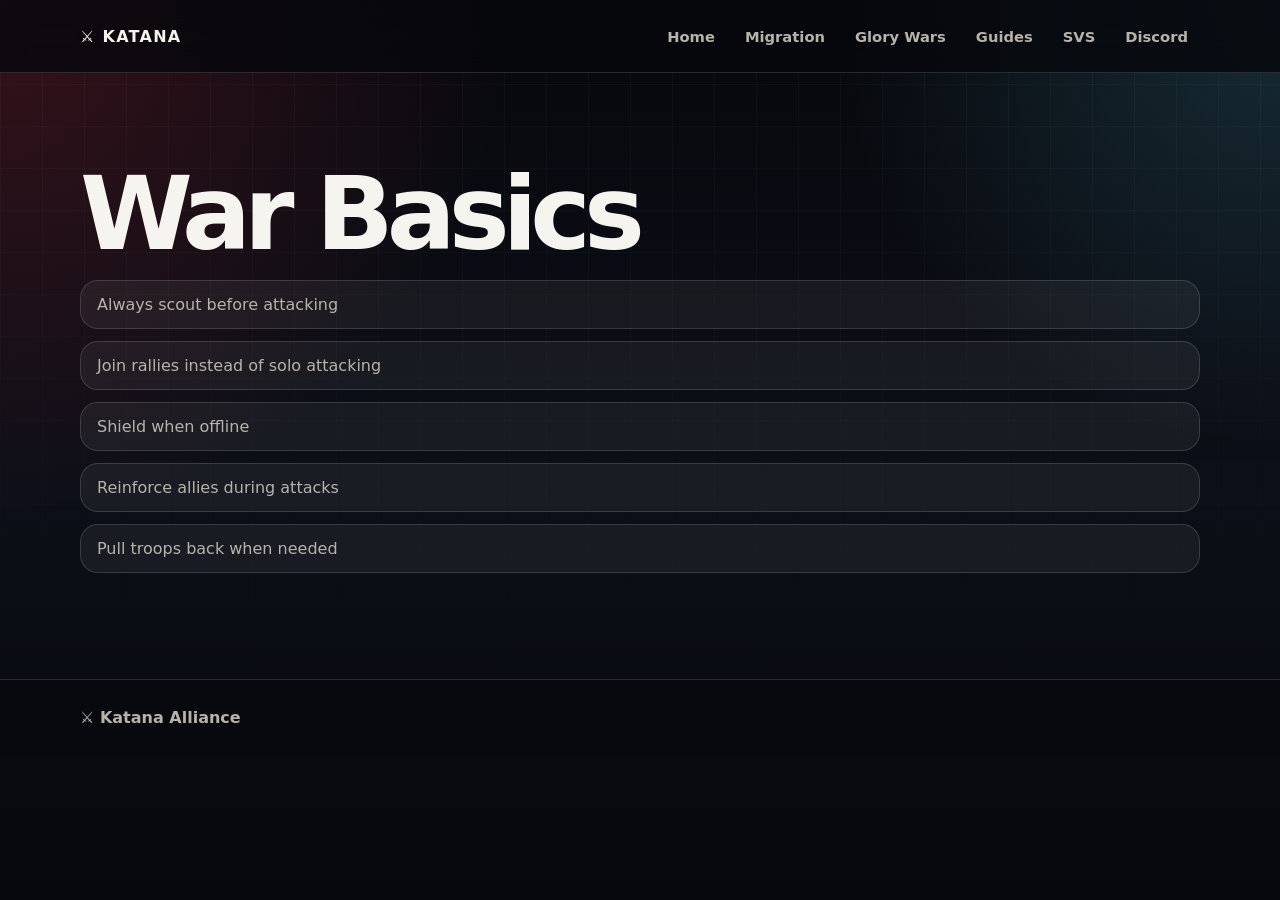
<file: war-basics.html>
<!DOCTYPE html>
<html lang="en">
<head>
  <meta charset="UTF-8">
  <meta name="viewport" content="width=device-width, initial-scale=1.0">
  <title>War Basics</title>
  <link rel="stylesheet" href="style.css">
</head>

<body>

<header class="navbar">
  <div class="container nav-inner">
    <a class="brand" href="index.html">⚔️ Katana</a>
    <nav class="nav-links">
      <a href="index.html">Home</a>
      <a href="migration.html">Migration</a>
      <a href="glory-wars.html">Glory Wars</a>
      <a href="tutorials.html">Guides</a>
      <a href="svs.html">SVS</a>
      <a href="discord.html">Discord</a>
    </nav>
  </div>
</header>

<main>
  <section class="section">
    <div class="container">
      <h1>War Basics</h1>

      <ul class="feature-list">
        <li>Always scout before attacking</li>
        <li>Join rallies instead of solo attacking</li>
        <li>Shield when offline</li>
        <li>Reinforce allies during attacks</li>
        <li>Pull troops back when needed</li>
      </ul>

    </div>
  </section>
</main>

<footer>
  <div class="container footer-inner">
    <strong>⚔️ Katana Alliance</strong>
  </div>
</footer>

</body>
</html>
</file>
<file: style.css>
/* Katana shared theme */
:root {
  --bg: #07080d;
  --bg-2: #10131f;
  --card: rgba(255,255,255,0.06);
  --card-strong: rgba(255,255,255,0.1);
  --text: #f6f4ef;
  --muted: #b7b3aa;
  --gold: #f4c45f;
  --red: #db3347;
  --cyan: #66e7ff;
  --border: rgba(255,255,255,0.14);
  --shadow: 0 20px 50px rgba(0,0,0,0.38);
}

* { box-sizing: border-box; }

html { scroll-behavior: smooth; }

body {
  margin: 0;
  font-family: "Segoe UI", system-ui, -apple-system, BlinkMacSystemFont, sans-serif;
  background:
    radial-gradient(circle at top left, rgba(219, 51, 71, 0.22), transparent 32rem),
    radial-gradient(circle at top right, rgba(102, 231, 255, 0.16), transparent 28rem),
    linear-gradient(180deg, #07080d 0%, #0d0f18 55%, #07080d 100%);
  color: var(--text);
  min-height: 100vh;
}

body::before {
  content: "";
  position: fixed;
  inset: 0;
  pointer-events: none;
  background-image:
    linear-gradient(rgba(255,255,255,0.035) 1px, transparent 1px),
    linear-gradient(90deg, rgba(255,255,255,0.035) 1px, transparent 1px);
  background-size: 42px 42px;
  mask-image: linear-gradient(to bottom, black, transparent 80%);
}

a { color: inherit; text-decoration: none; }

.container {
  width: min(1120px, calc(100% - 32px));
  margin: 0 auto;
}

.navbar {
  position: fixed;
  z-index: 20;
  top: 0;
  left: 0;
  right: 0;
  border-bottom: 1px solid var(--border);
  background: rgba(7, 8, 13, 0.82);
  backdrop-filter: blur(16px);
}

.nav-inner {
  min-height: 72px;
  display: flex;
  align-items: center;
  justify-content: space-between;
  gap: 16px;
}

.brand {
  display: flex;
  align-items: center;
  gap: 10px;
  font-weight: 900;
  letter-spacing: 0.08em;
  text-transform: uppercase;
}

.brand-mark {
  width: 42px;
  height: 42px;
  border: 1px solid rgba(244,196,95,0.45);
  border-radius: 14px;
  display: grid;
  place-items: center;
  background: linear-gradient(135deg, rgba(244,196,95,0.24), rgba(219,51,71,0.18));
  box-shadow: 0 0 28px rgba(244,196,95,0.16);
}

.nav-links {
  display: flex;
  align-items: center;
  gap: 6px;
  flex-wrap: wrap;
  justify-content: flex-end;
}

.nav-links a {
  padding: 10px 12px;
  border-radius: 999px;
  color: var(--muted);
  font-weight: 700;
  font-size: 0.92rem;
}

.nav-links a:hover,
.nav-links a.active {
  color: var(--text);
  background: var(--card);
}

main { padding-top: 96px; }

.hero {
  min-height: 76vh;
  display: grid;
  align-items: center;
  padding: 58px 0 44px;
}

.hero-grid {
  display: grid;
  grid-template-columns: 1.15fr 0.85fr;
  gap: 32px;
  align-items: center;
}

.eyebrow {
  color: var(--gold);
  text-transform: uppercase;
  letter-spacing: 0.18em;
  font-weight: 900;
  font-size: 0.78rem;
}

h1 {
  margin: 14px 0;
  font-size: clamp(2.8rem, 8vw, 6.6rem);
  line-height: 0.9;
  letter-spacing: -0.07em;
}

h2 {
  font-size: clamp(2rem, 4vw, 3.3rem);
  line-height: 1;
  letter-spacing: -0.045em;
  margin: 0 0 16px;
}

h3 { margin: 0 0 8px; font-size: 1.3rem; }

p { color: var(--muted); line-height: 1.7; }

.hero-copy p { max-width: 680px; font-size: 1.06rem; }

.hero-actions {
  display: flex;
  gap: 14px;
  flex-wrap: wrap;
  margin-top: 26px;
}

.btn {
  display: inline-flex;
  align-items: center;
  justify-content: center;
  min-height: 48px;
  padding: 0 18px;
  border-radius: 14px;
  font-weight: 900;
  border: 1px solid var(--border);
  background: var(--card);
  color: var(--text);
  transition: transform 0.2s ease, border-color 0.2s ease, background 0.2s ease;
}

.btn:hover { transform: translateY(-2px); border-color: rgba(244,196,95,0.55); }

.btn.primary {
  background: linear-gradient(135deg, var(--red), #ff6f3c);
  border: 0;
  box-shadow: 0 16px 40px rgba(219,51,71,0.25);
}

.panel {
  border: 1px solid var(--border);
  background: linear-gradient(180deg, var(--card-strong), rgba(255,255,255,0.035));
  border-radius: 28px;
  box-shadow: var(--shadow);
  overflow: hidden;
}

.command-card { padding: 24px; }

.stat-grid {
  display: grid;
  grid-template-columns: repeat(2, 1fr);
  gap: 12px;
  margin-top: 18px;
}

.stat {
  padding: 16px;
  border-radius: 20px;
  background: rgba(0,0,0,0.22);
  border: 1px solid var(--border);
}

.stat strong { display: block; font-size: 1.5rem; color: var(--gold); }

.section { padding: 58px 0; }

.cards {
  display: grid;
  grid-template-columns: repeat(4, 1fr);
  gap: 18px;
}

.card {
  min-height: 230px;
  padding: 22px;
  border: 1px solid var(--border);
  border-radius: 26px;
  background: linear-gradient(180deg, var(--card), rgba(255,255,255,0.035));
  box-shadow: 0 10px 28px rgba(0,0,0,0.22);
  transition: transform 0.2s ease, border-color 0.2s ease;
}

.card:hover {
  transform: translateY(-5px);
  border-color: rgba(244,196,95,0.55);
}

.card .icon {
  width: 52px;
  height: 52px;
  display: grid;
  place-items: center;
  border-radius: 18px;
  background: rgba(244,196,95,0.12);
  color: var(--gold);
  font-size: 1.55rem;
  margin-bottom: 22px;
}

.feature-list {
  display: grid;
  gap: 12px;
  padding: 0;
  margin: 20px 0 0;
  list-style: none;
}

.feature-list li,
.callout {
  padding: 14px 16px;
  border-radius: 18px;
  background: rgba(255,255,255,0.055);
  border: 1px solid var(--border);
  color: var(--muted);
}

.two-column {
  display: grid;
  grid-template-columns: 0.85fr 1.15fr;
  gap: 22px;
  align-items: start;
}

.form-grid {
  display: grid;
  grid-template-columns: repeat(2, 1fr);
  gap: 14px;
}

.form-grid .full { grid-column: 1 / -1; }

label {
  display: grid;
  gap: 7px;
  color: var(--text);
  font-weight: 800;
}

input, select, textarea {
  width: 100%;
  border: 1px solid var(--border);
  border-radius: 14px;
  background: rgba(0,0,0,0.28);
  color: var(--text);
  padding: 13px 14px;
  font: inherit;
}

textarea { min-height: 120px; resize: vertical; }

option { background: #10131f; color: var(--text); }

footer {
  margin-top: 48px;
  border-top: 1px solid var(--border);
  padding: 28px 0;
  color: var(--muted);
  background: rgba(0,0,0,0.22);
}

.footer-inner {
  display: flex;
  justify-content: space-between;
  gap: 18px;
  flex-wrap: wrap;
}

.badge {
  display: inline-flex;
  border: 1px solid rgba(244,196,95,0.4);
  color: var(--gold);
  border-radius: 999px;
  padding: 7px 11px;
  font-weight: 900;
  font-size: 0.78rem;
}

@media (max-width: 900px) {
  .hero-grid,
  .two-column { grid-template-columns: 1fr; }

  .cards { grid-template-columns: repeat(2, 1fr); }

  .nav-inner { align-items: flex-start; padding: 14px 0; flex-direction: column; }
  main { padding-top: 132px; }
}

@media (max-width: 580px) {
  .cards,
  .form-grid,
  .stat-grid { grid-template-columns: 1fr; }

  .nav-links { justify-content: flex-start; }
  .nav-links a { padding: 8px 9px; font-size: 0.84rem; }

  /* SVS selection cards */
.card input[type="radio"] {
  display: none;
}

.card {
  transition: all 0.2s ease;
}

.card:has(input:checked) {
  border: 2px solid #f4c45f;
  transform: scale(1.03);
  box-shadow: 0 0 20px rgba(244, 196, 95, 0.4);
}
}
</file>
